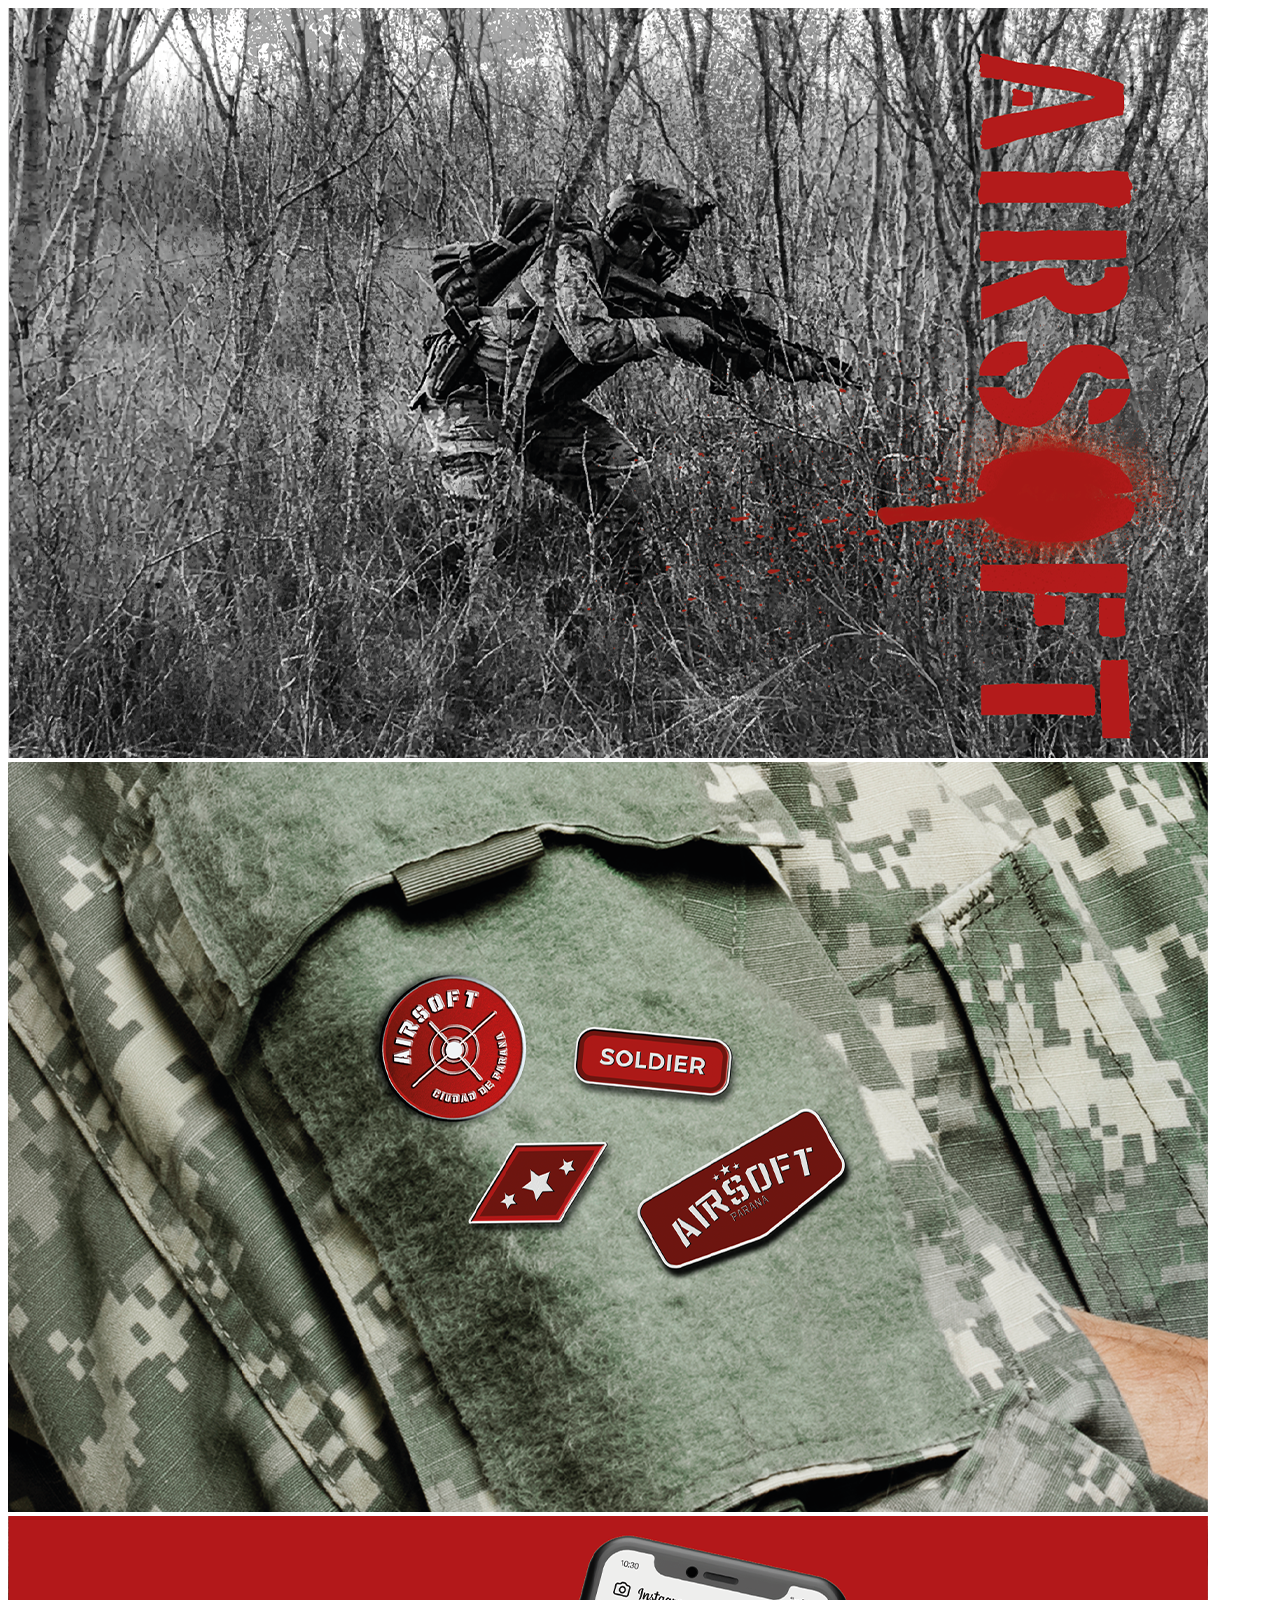
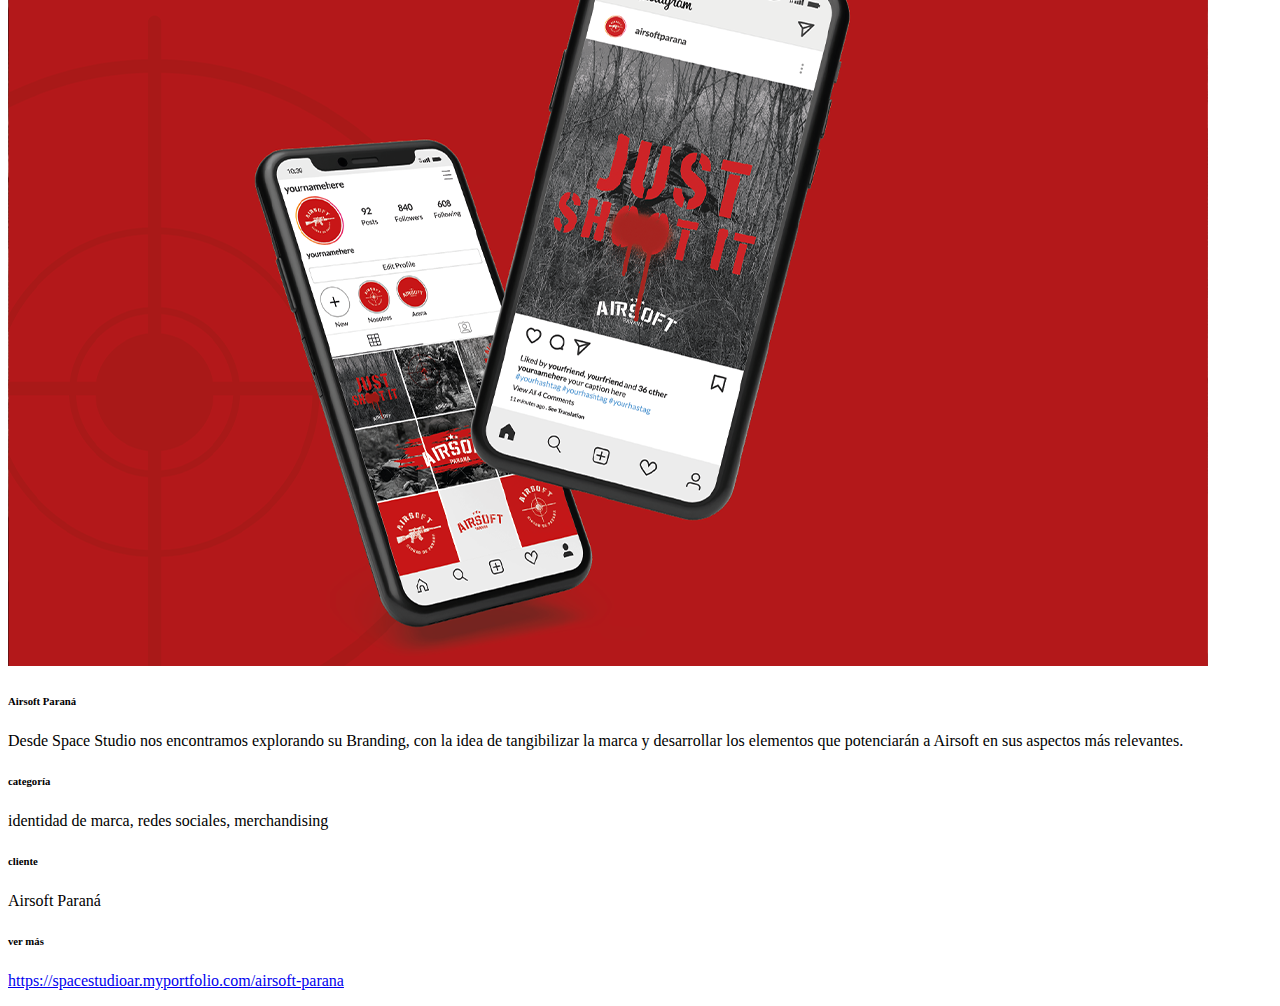
<file: project1.html>
﻿<!DOCTYPE html>
<!--[if IE 8]><html class="no-js lt-ie9" lang="en"> <![endif]-->
<!--[if gt IE 8]>
<!--><html class="no-js" lang="en"><!--<![endif]-->
<head>	
</head>
<body>	
	
	<!-- PROJECT SECTION
    ================================================== -->


	<div class="section padding-bottom project-page">
		<div class="container">			
			<div class="seven columns">		
				<div id="owl-portfolio-slider" class="owl-carousel owl-theme">
											 
					<div class="item">
						<img src="images/portfolio/11.png" alt="">		
					</div>										
					<div class="item">
						<img src="images/portfolio/12.png" alt="">			
					</div>										
					<div class="item"> 
						<img src="images/portfolio/13.png" alt="">				
					</div>	
											 
				</div>	
			</div>
			<div class="five columns">		
				<h6>Airsoft Paraná</h6>
				<p>Desde Space Studio nos encontramos explorando su Branding, con la idea de tangibilizar la marca y desarrollar los elementos que potenciarán a Airsoft en sus aspectos más relevantes. </p>		
				<h6>categoría</h6>
				<p>identidad de marca, redes sociales, merchandising</p>
				<h6>cliente</h6>
				<p>Airsoft Paraná</p>
				<h6>ver más</h6>
				<a href="#"><p>https://spacestudioar.myportfolio.com/airsoft-parana</p></a>
			</div>
		</div>	
	</div>

	
		
<!-- End Document
================================================== -->
</body>
</html>
</file>
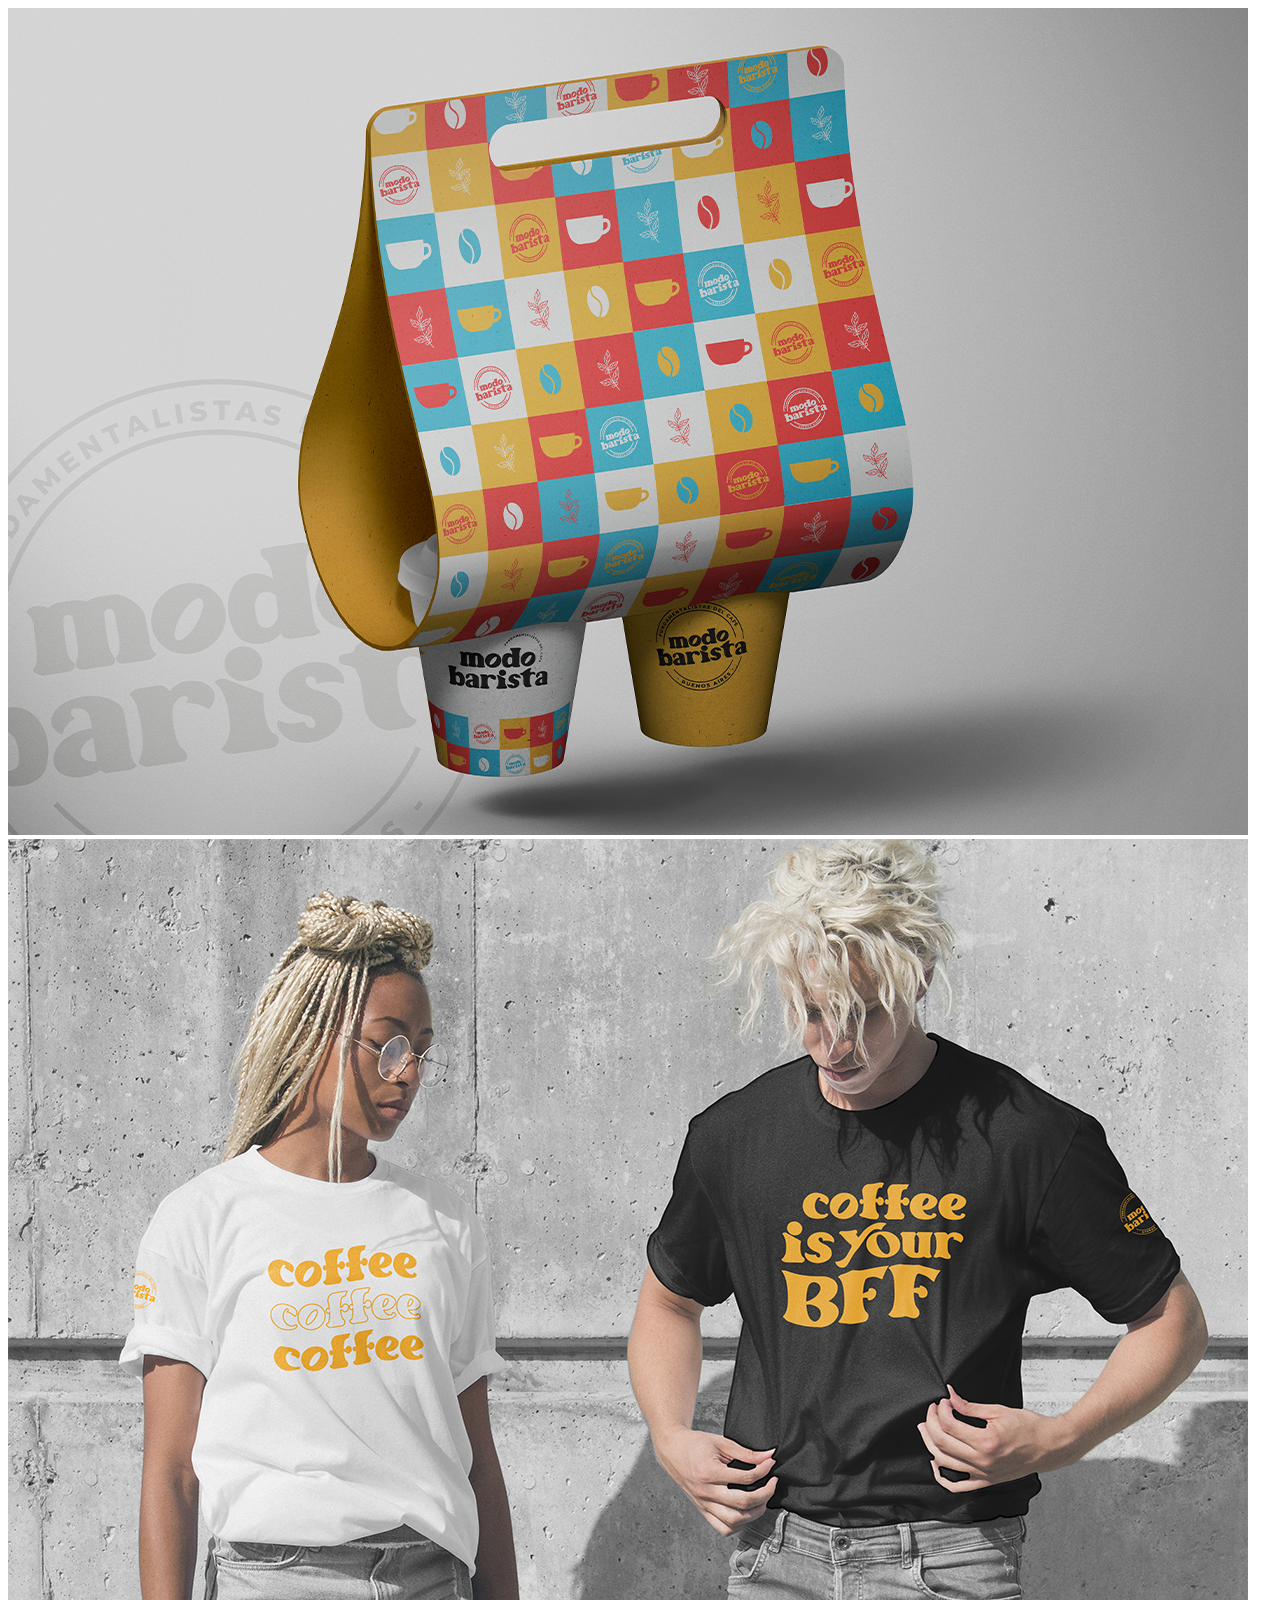
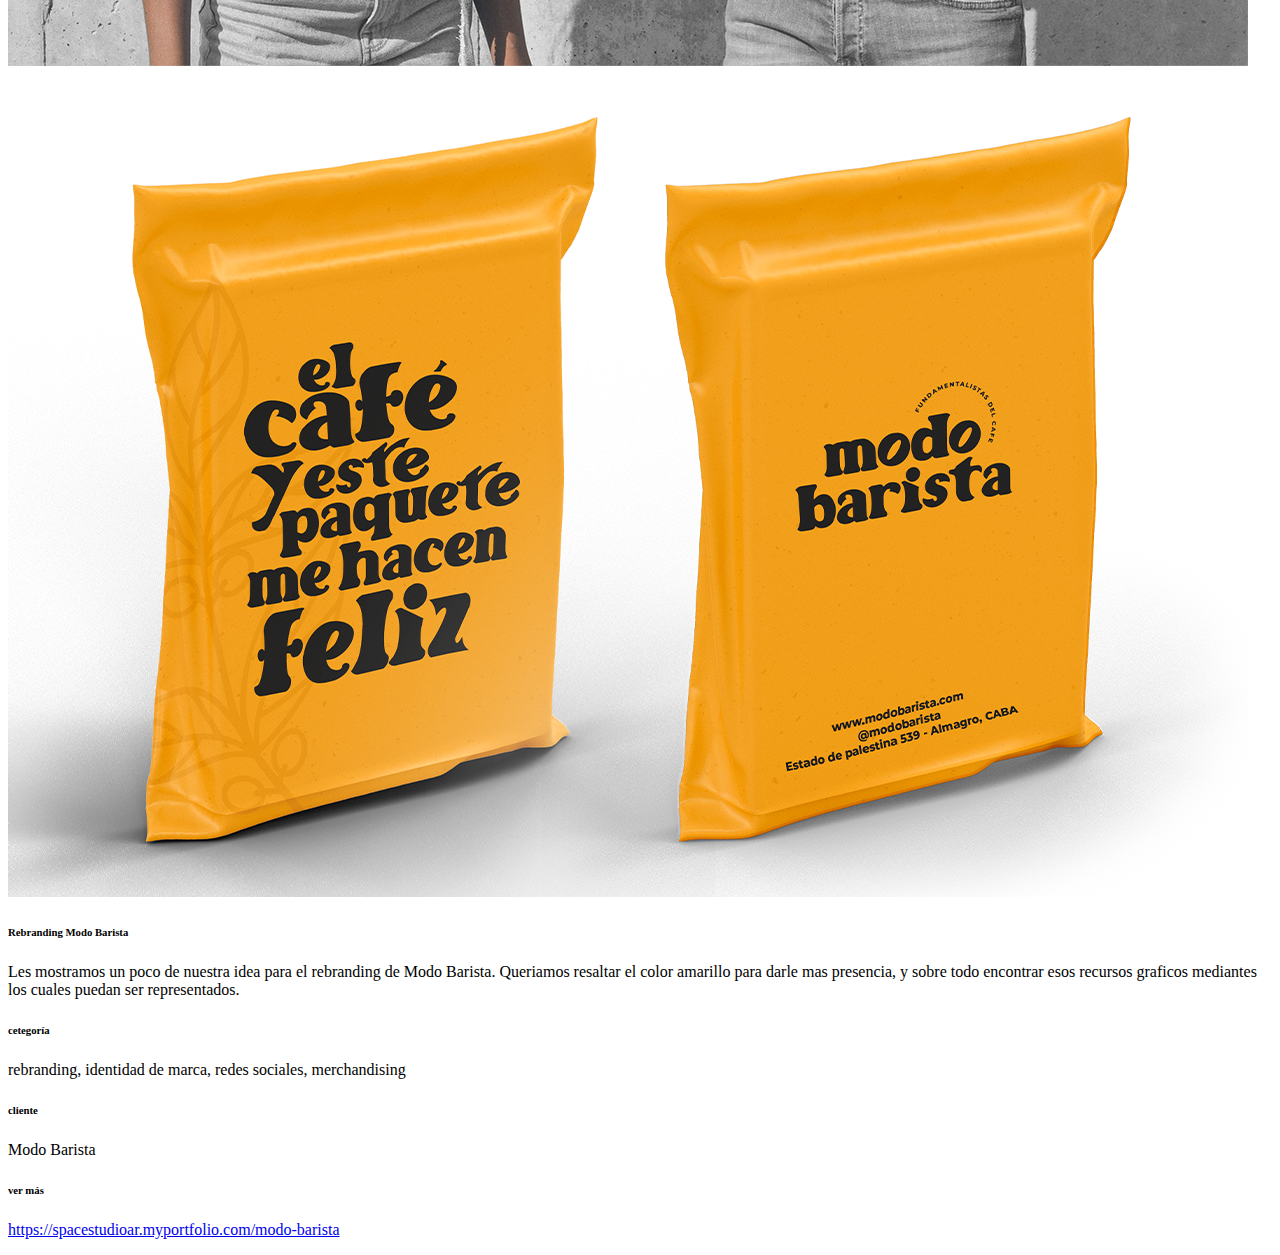
<file: project2.html>
﻿<!DOCTYPE html>
<!--[if IE 8]><html class="no-js lt-ie9" lang="en"> <![endif]-->
<!--[if gt IE 8]>
<!--><html class="no-js" lang="en"><!--<![endif]-->
<head>	
</head>
<body>	
	
	<!-- PROJECT SECTION
    ================================================== -->

	<div class="section padding-bottom project-page">
		<div class="container">			
			<div class="seven columns">	
				<div id="owl-portfolio-slider" class="owl-carousel owl-theme">
											 
					<div class="item">
						<img src="images/portfolio/44.png" alt="">		
					</div>										
					<div class="item">
						<img src="images/portfolio/45.png" alt="">			
					</div>										
					<div class="item"> 
						<img src="images/portfolio/46.png" alt="">				
					</div>	
											 
				</div>		
			</div>
			<div class="five columns">		
				<h6>Rebranding Modo Barista</h6>
				<p>Les mostramos un poco de nuestra idea para el rebranding de Modo Barista. Queriamos resaltar el color amarillo para darle mas presencia, y sobre todo encontrar esos recursos graficos mediantes los cuales puedan ser representados.</p>		
				<h6>cetegoría</h6>
				<p>rebranding, identidad de marca, redes sociales, merchandising</p>
				<h6>cliente</h6>
				<p>Modo Barista</p>
				<h6>ver más</h6>
				<a href="#"><p>https://spacestudioar.myportfolio.com/modo-barista</p></a>
	
		</div>	
	</div>

	
		
<!-- End Document
================================================== -->
</body>
</html>
</file>
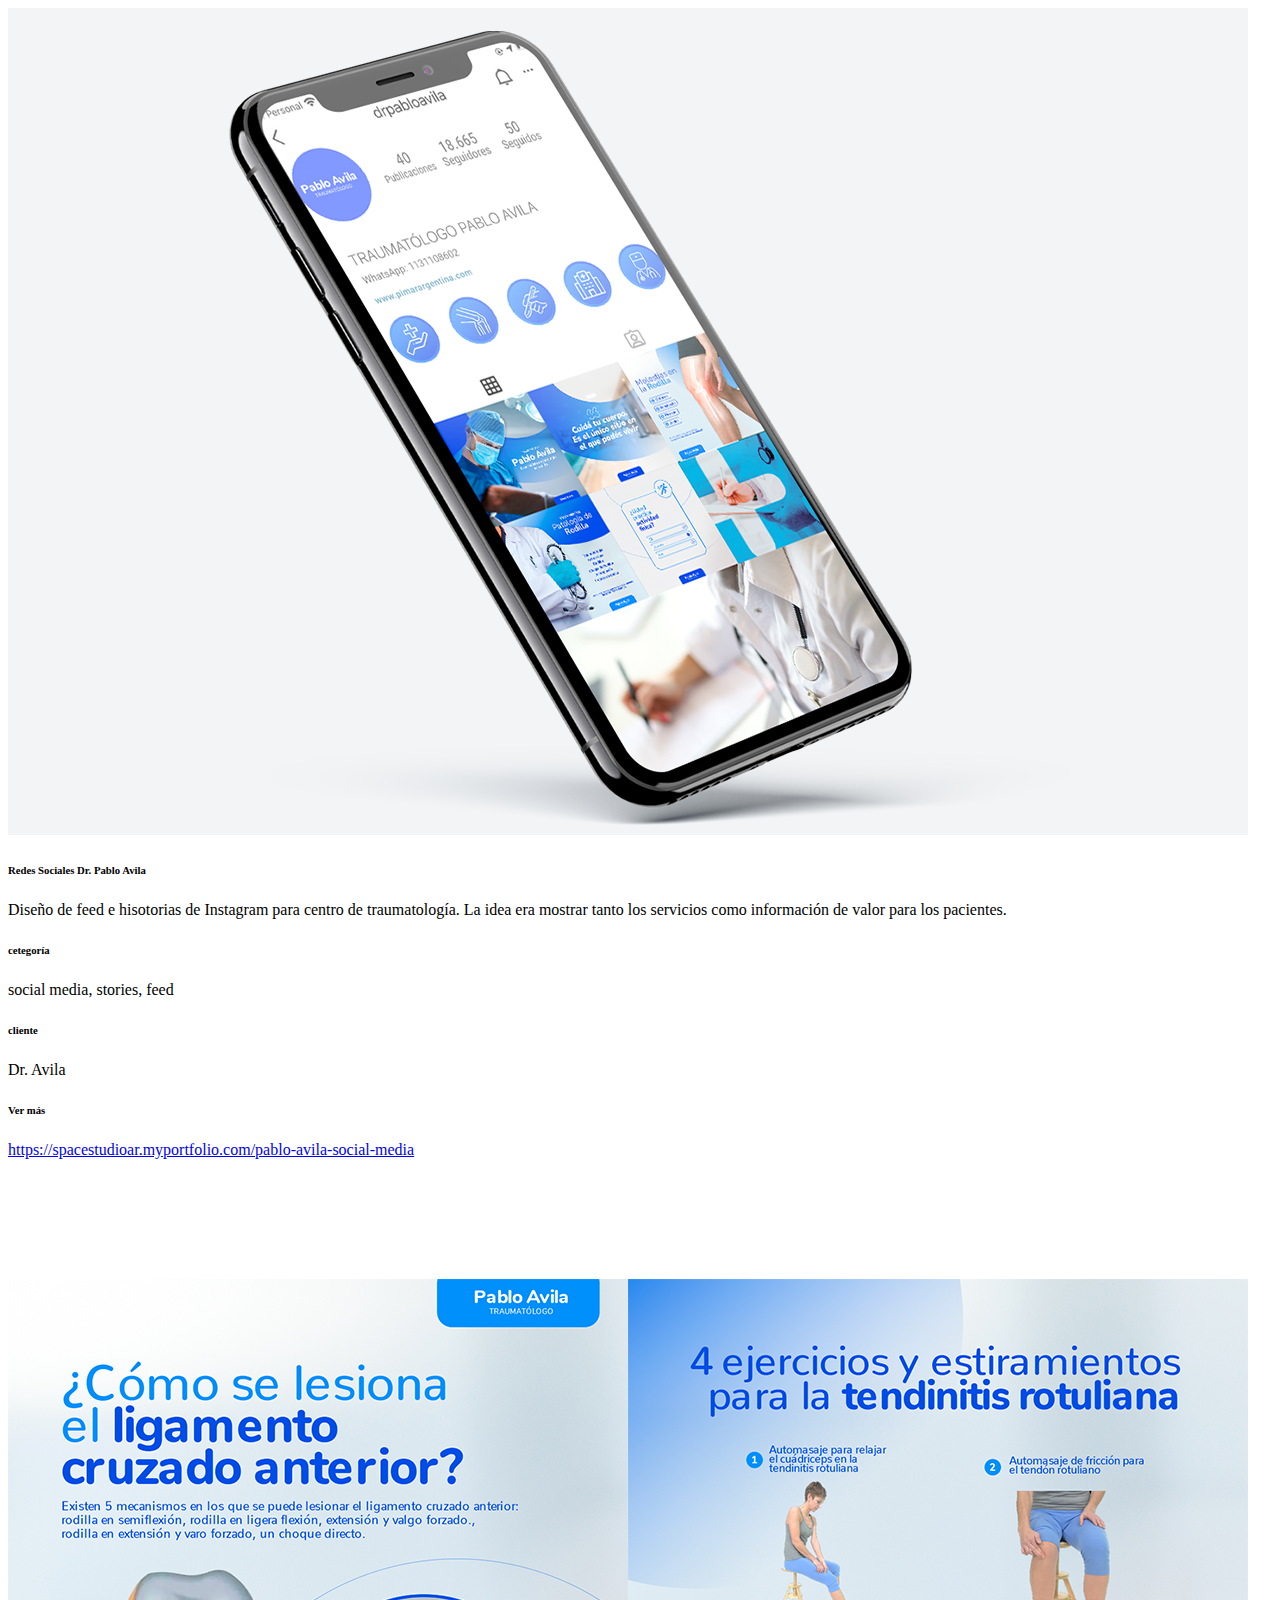
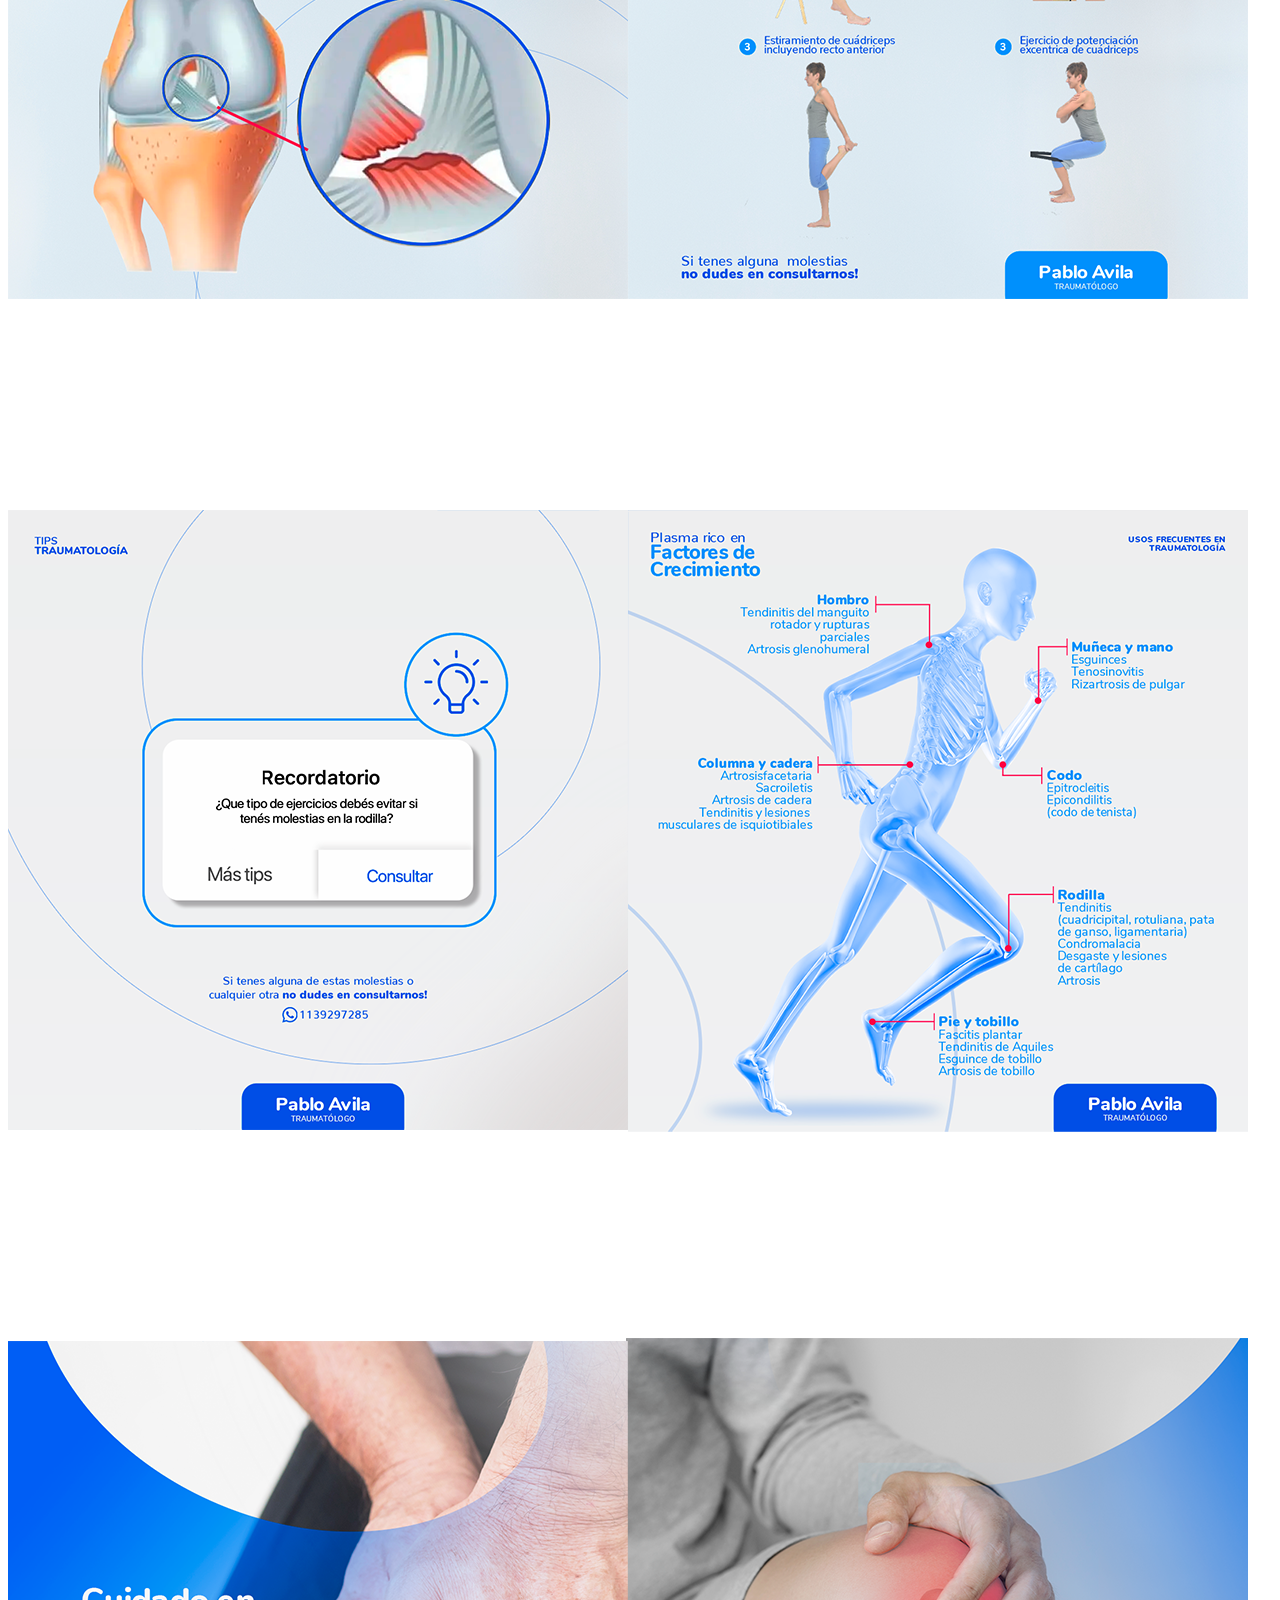
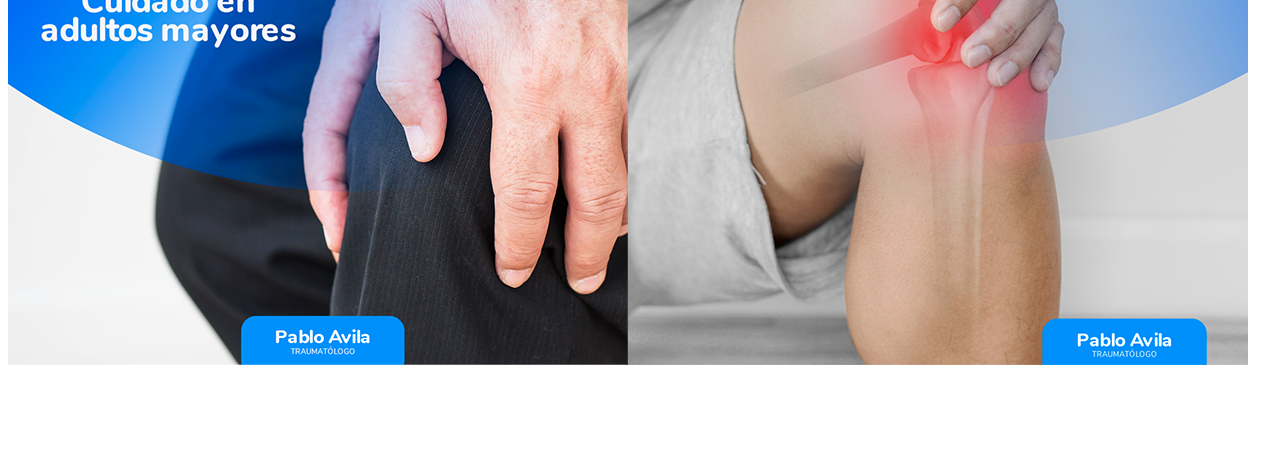
<file: project3.html>
﻿<!DOCTYPE html>
<!--[if IE 8]><html class="no-js lt-ie9" lang="en"> <![endif]-->
<!--[if gt IE 8]>
<!--><html class="no-js" lang="en"><!--<![endif]-->
<head>	
</head>
<body>	
	
	<!-- PROJECT SECTION
    ================================================== -->


	<div class="section padding-bottom project-page">
		<div class="container">			
			<div class="seven columns">
				<img src="images/portfolio/34.png" alt="">		
			</div>
			<div class="five columns">		
				<h6>Redes Sociales Dr. Pablo Avila</h6>
				<p>Diseño de feed e hisotorias de Instagram para centro de traumatología. La idea era mostrar tanto los servicios como información de valor para los pacientes.</p>		
				<h6>cetegoría</h6>
				<p>social media, stories, feed</p>
				<h6>cliente</h6>
				<p>Dr. Avila</p>
				<h6>Ver más</h6>
				<a href="#"><p>https://spacestudioar.myportfolio.com/pablo-avila-social-media</p></a>
			</div>	
			<div class="clear"></div>
			<div class="four columns">
				<img src="images/portfolio/31.png" alt="">	
			</div>		
			<div class="four columns">
				<img src="images/portfolio/32.png" alt="">	
			</div>		
			<div class="four columns">
				<img src="images/portfolio/33.png" alt="">	
			</div>	
		</div>	
	</div>

	
		
<!-- End Document
================================================== -->
</body>
</html>
</file>
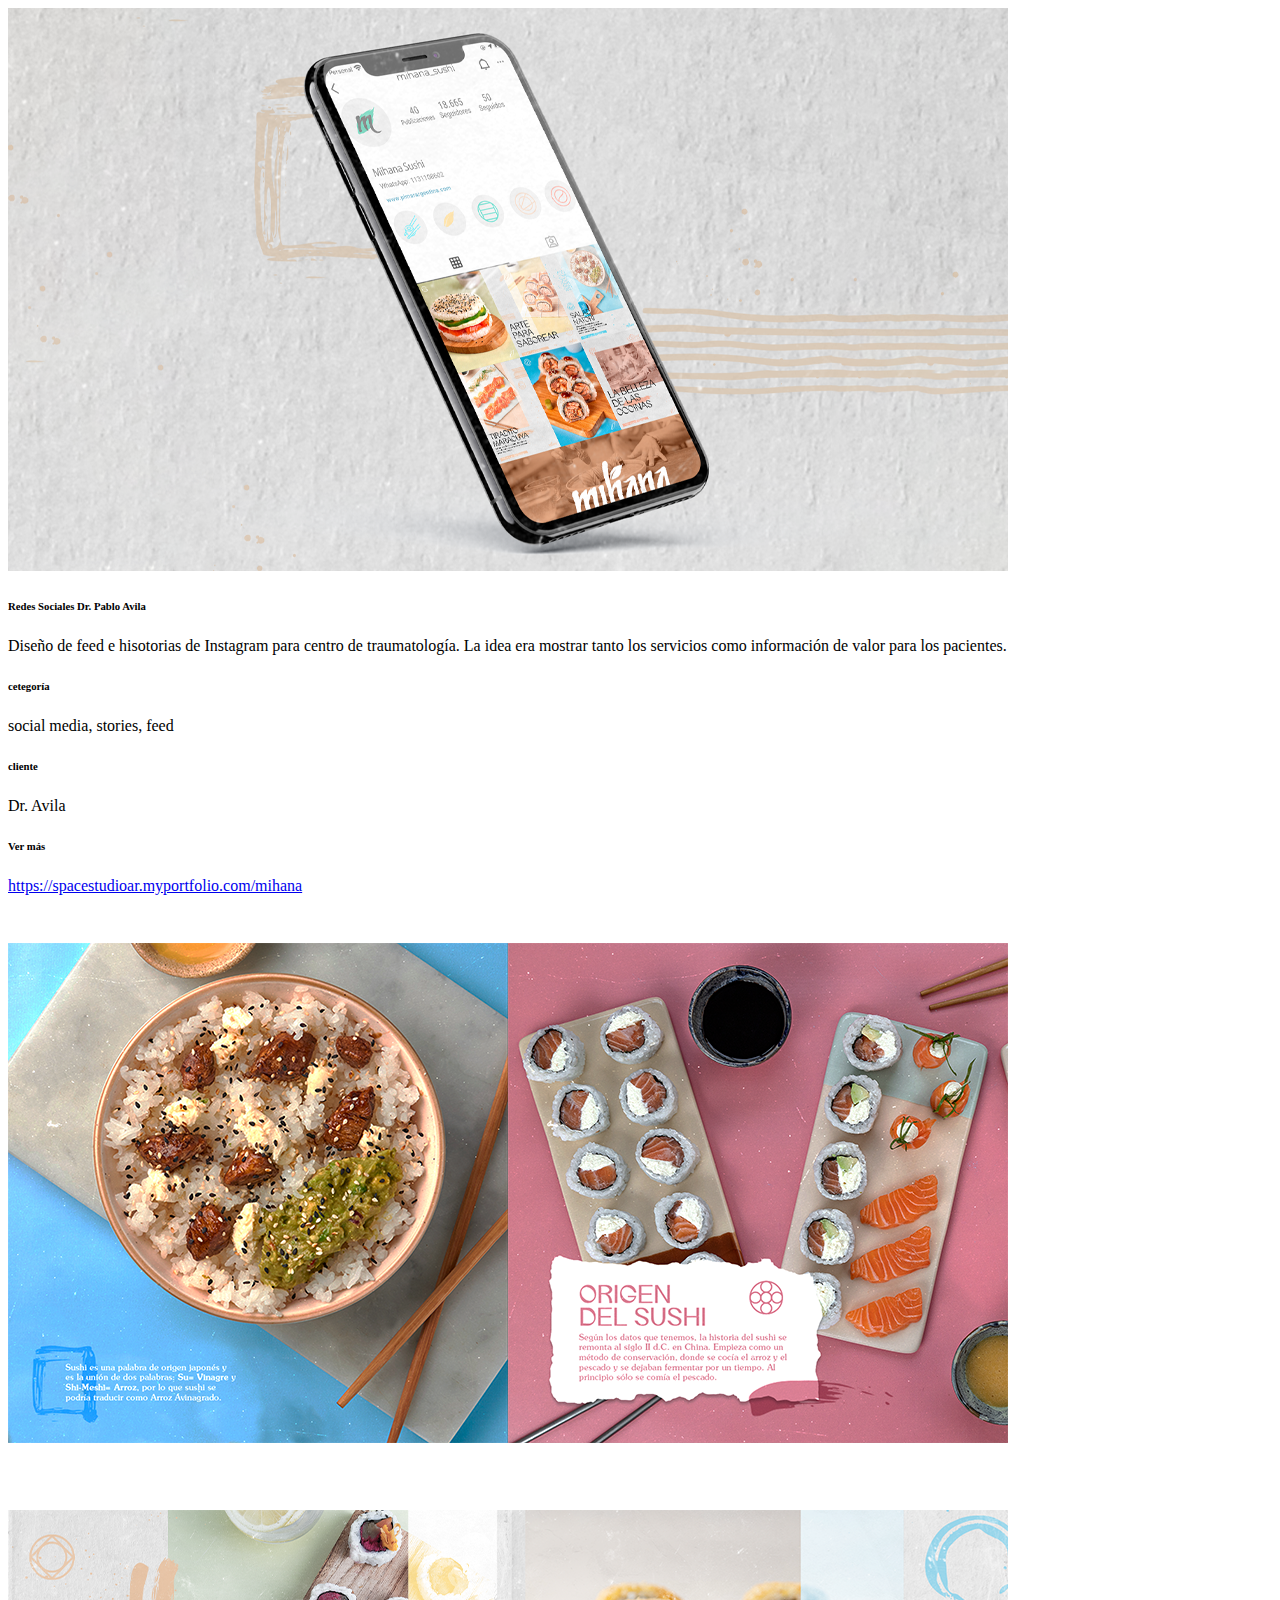
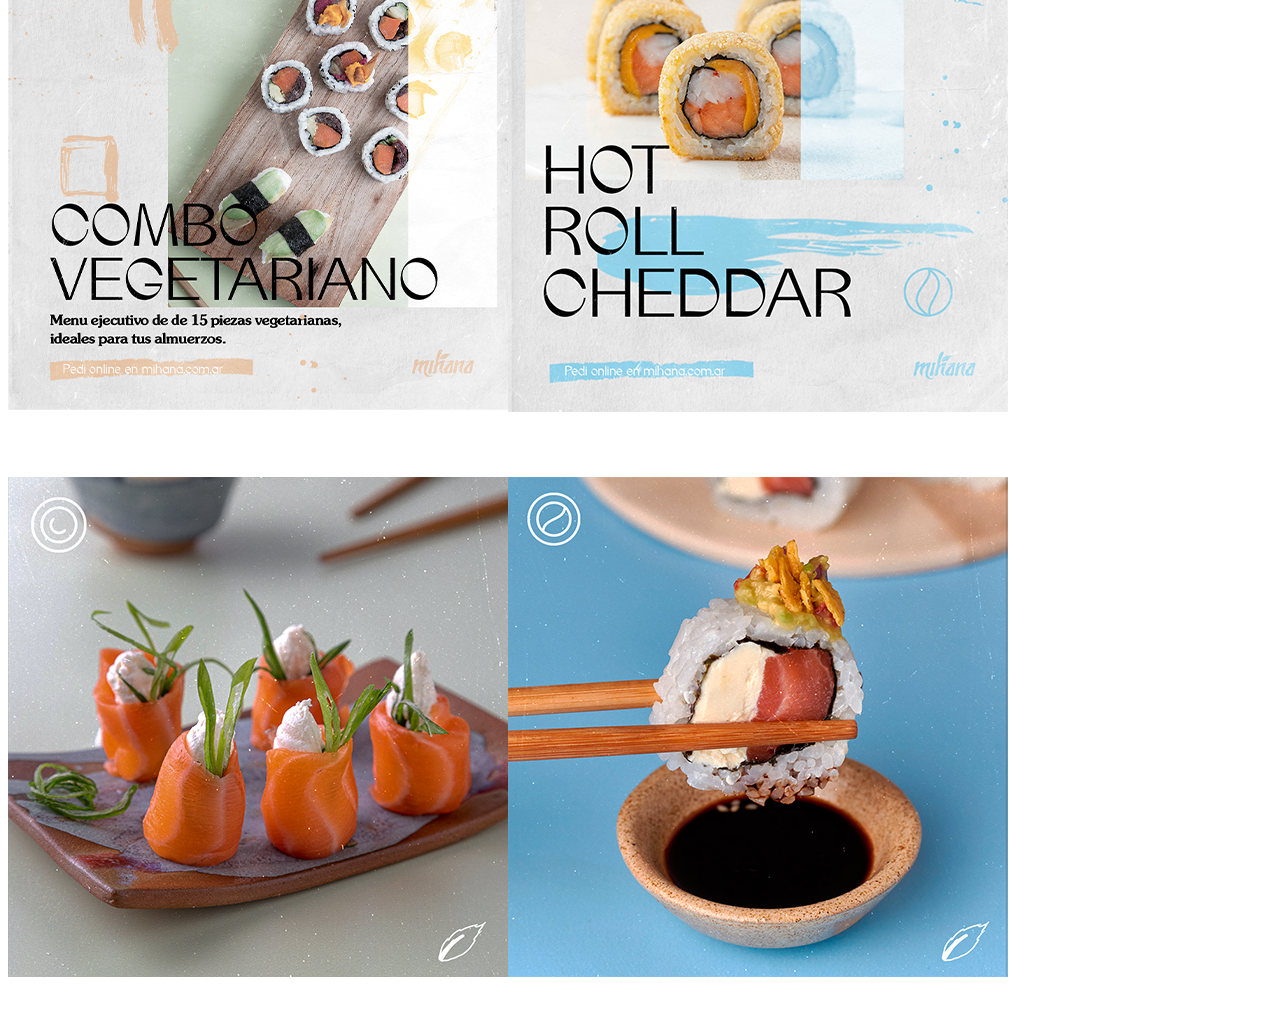
<file: project4.html>
﻿<!DOCTYPE html>
<!--[if IE 8]><html class="no-js lt-ie9" lang="en"> <![endif]-->
<!--[if gt IE 8]>
<!--><html class="no-js" lang="en"><!--<![endif]-->
<head>	
</head>
<body>	
	
	<!-- PROJECT SECTION
    ================================================== -->

	<div class="section padding-bottom project-page">
		<div class="container">			
			<div class="seven columns">
				<img src="images/portfolio/47.png" alt="">		
			</div>
			<div class="five columns">		
				<h6>Redes Sociales Dr. Pablo Avila</h6>
				<p>Diseño de feed e hisotorias de Instagram para centro de traumatología. La idea era mostrar tanto los servicios como información de valor para los pacientes.</p>		
				<h6>cetegoría</h6>
				<p>social media, stories, feed</p>
				<h6>cliente</h6>
				<p>Dr. Avila</p>
				<h6>Ver más</h6>
				<a href="#"><p>https://spacestudioar.myportfolio.com/mihana</p></a>
			</div>	
			<div class="clear"></div>
			<div class="four columns">
				<img src="images/portfolio/48.png" alt="">	
			</div>		
			<div class="four columns">
				<img src="images/portfolio/49.png" alt="">	
			</div>		
			<div class="four columns">
				<img src="images/portfolio/50.png" alt="">	
			</div>	
		</div>	
	</div>

	
		
<!-- End Document
================================================== -->
</body>
</html>
</file>
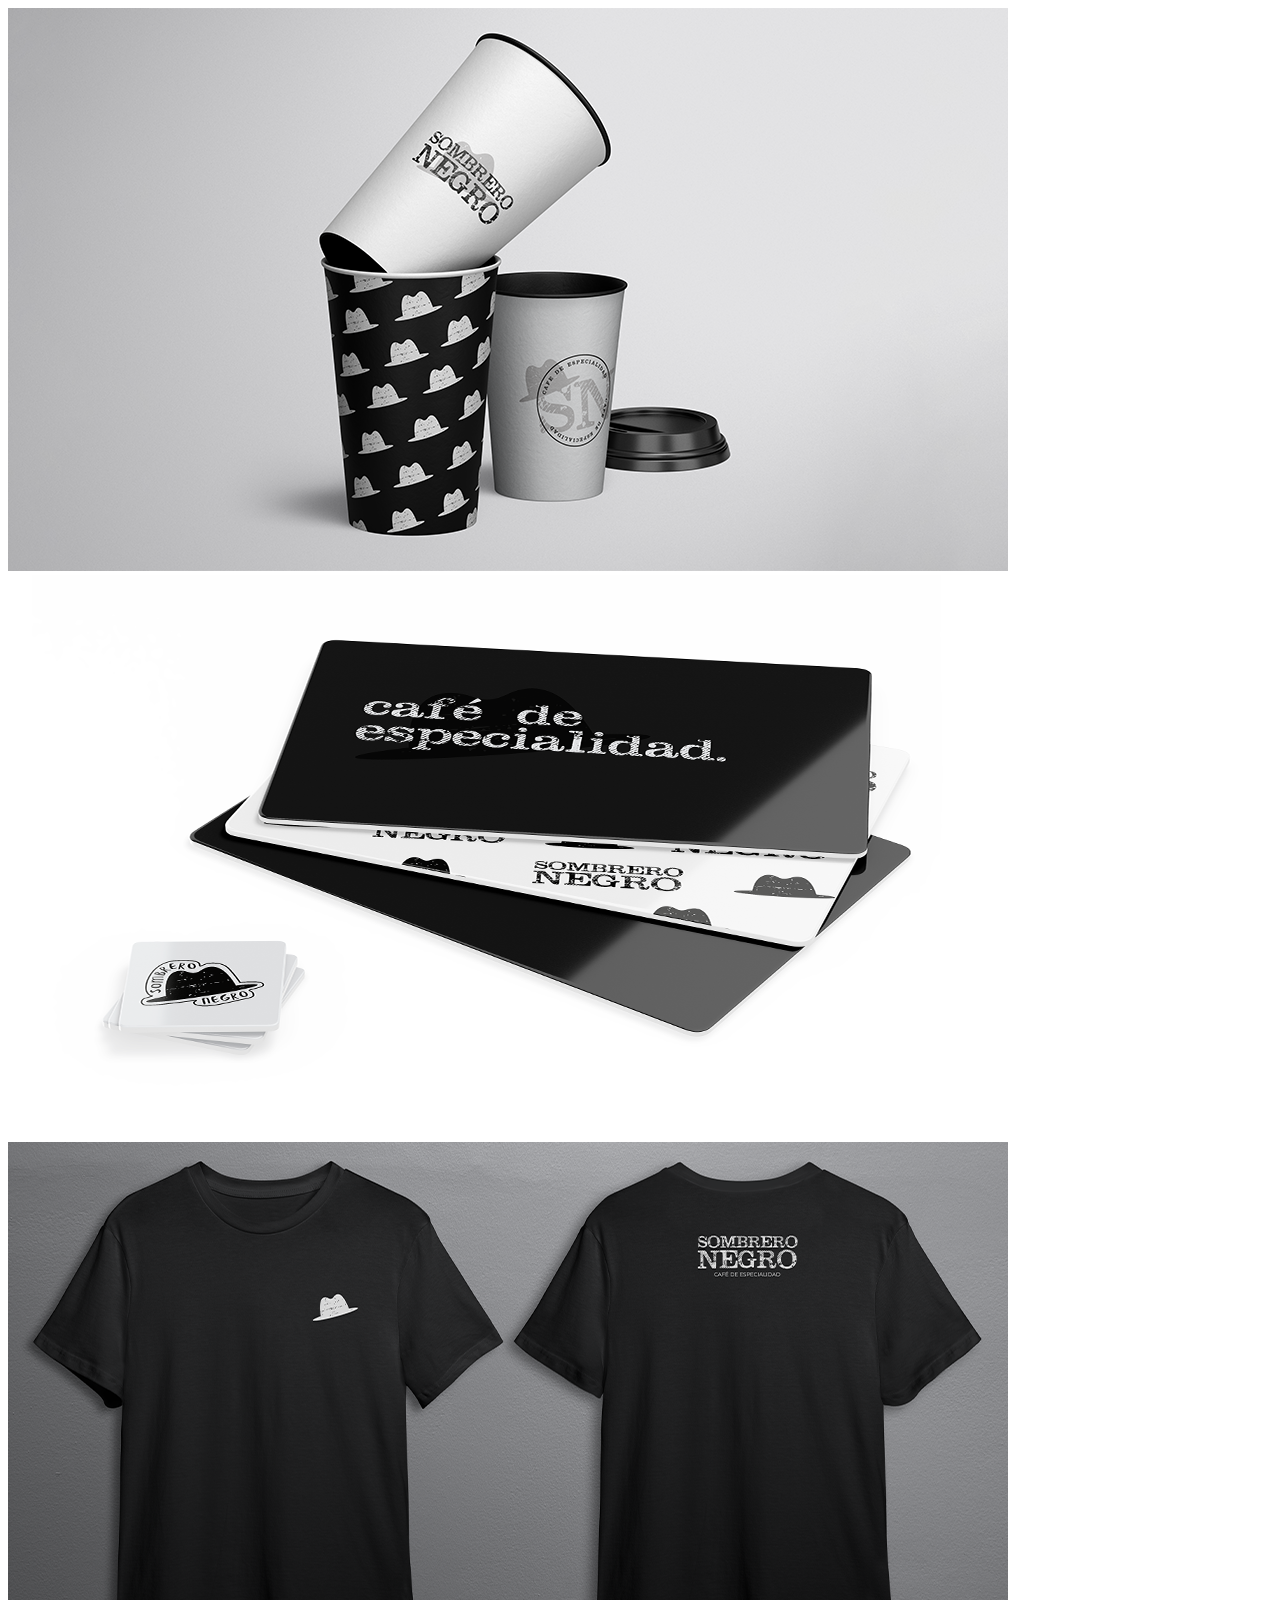
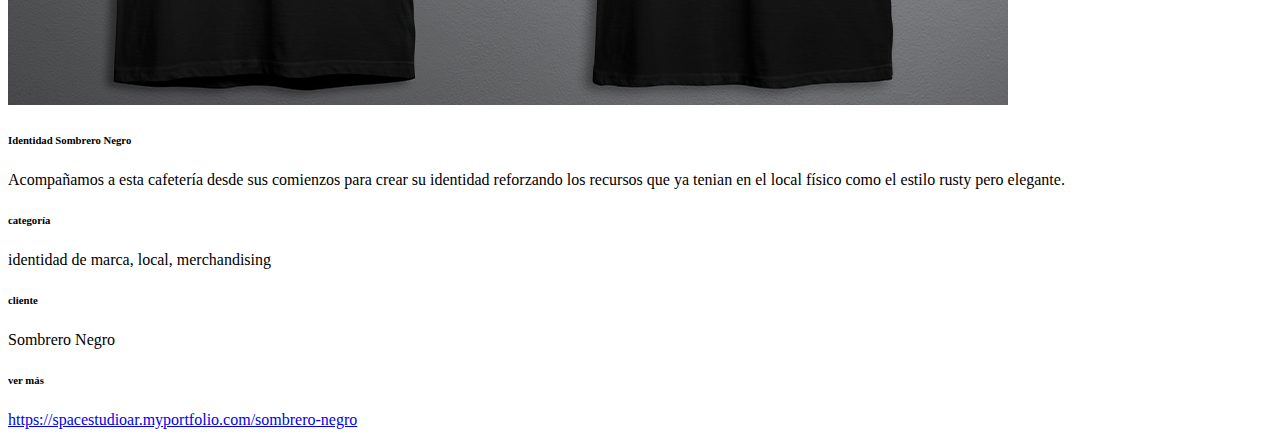
<file: project5.html>
﻿<!DOCTYPE html>
<!--[if IE 8]><html class="no-js lt-ie9" lang="en"> <![endif]-->
<!--[if gt IE 8]>
<!--><html class="no-js" lang="en"><!--<![endif]-->
<head>	
</head>
<body>	
	
	<!-- PROJECT SECTION
    ================================================== -->


	<div class="section padding-bottom project-page">
		<div class="container">			
			<div class="seven columns">		
				<div id="owl-portfolio-slider" class="owl-carousel owl-theme">
											 
					<div class="item">
						<img src="images/portfolio/53.png" alt="">		
					</div>										
					<div class="item">
						<img src="images/portfolio/52.png" alt="">			
					</div>										
					<div class="item"> 
						<img src="images/portfolio/51.png" alt="">				
					</div>	
											 
				</div>	
			</div>
			<div class="five columns">		
				<h6>Identidad Sombrero Negro</h6>
				<p>Acompañamos a esta cafetería desde sus comienzos para crear su identidad reforzando los recursos que ya tenian en el local físico como el estilo rusty pero elegante. </p>		
				<h6>categoría</h6>
				<p>identidad de marca, local, merchandising</p>
				<h6>cliente</h6>
				<p>Sombrero Negro</p>
				<h6>ver más</h6>
				<a href="#"><p>https://spacestudioar.myportfolio.com/sombrero-negro</p></a>
			</div>
		</div>	
	</div>

	
		
<!-- End Document
================================================== -->
</body>
</html>
</file>
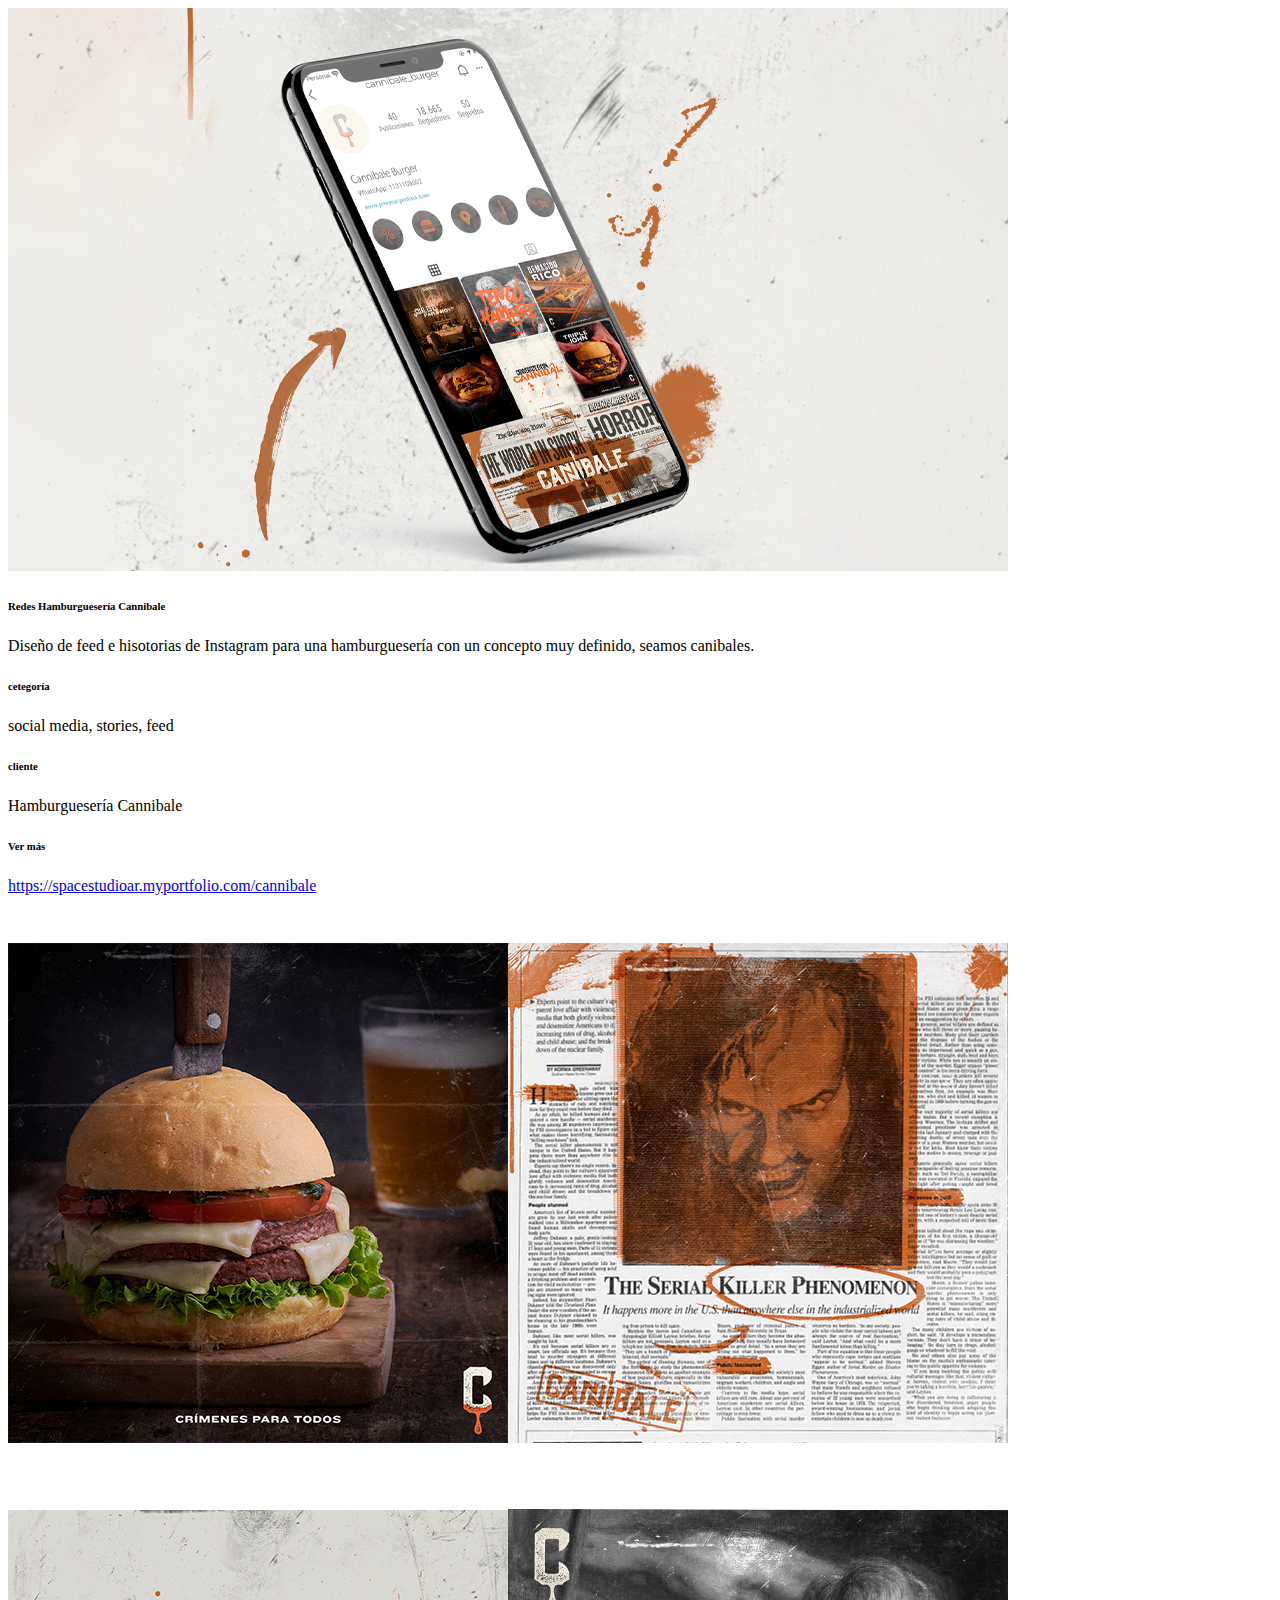
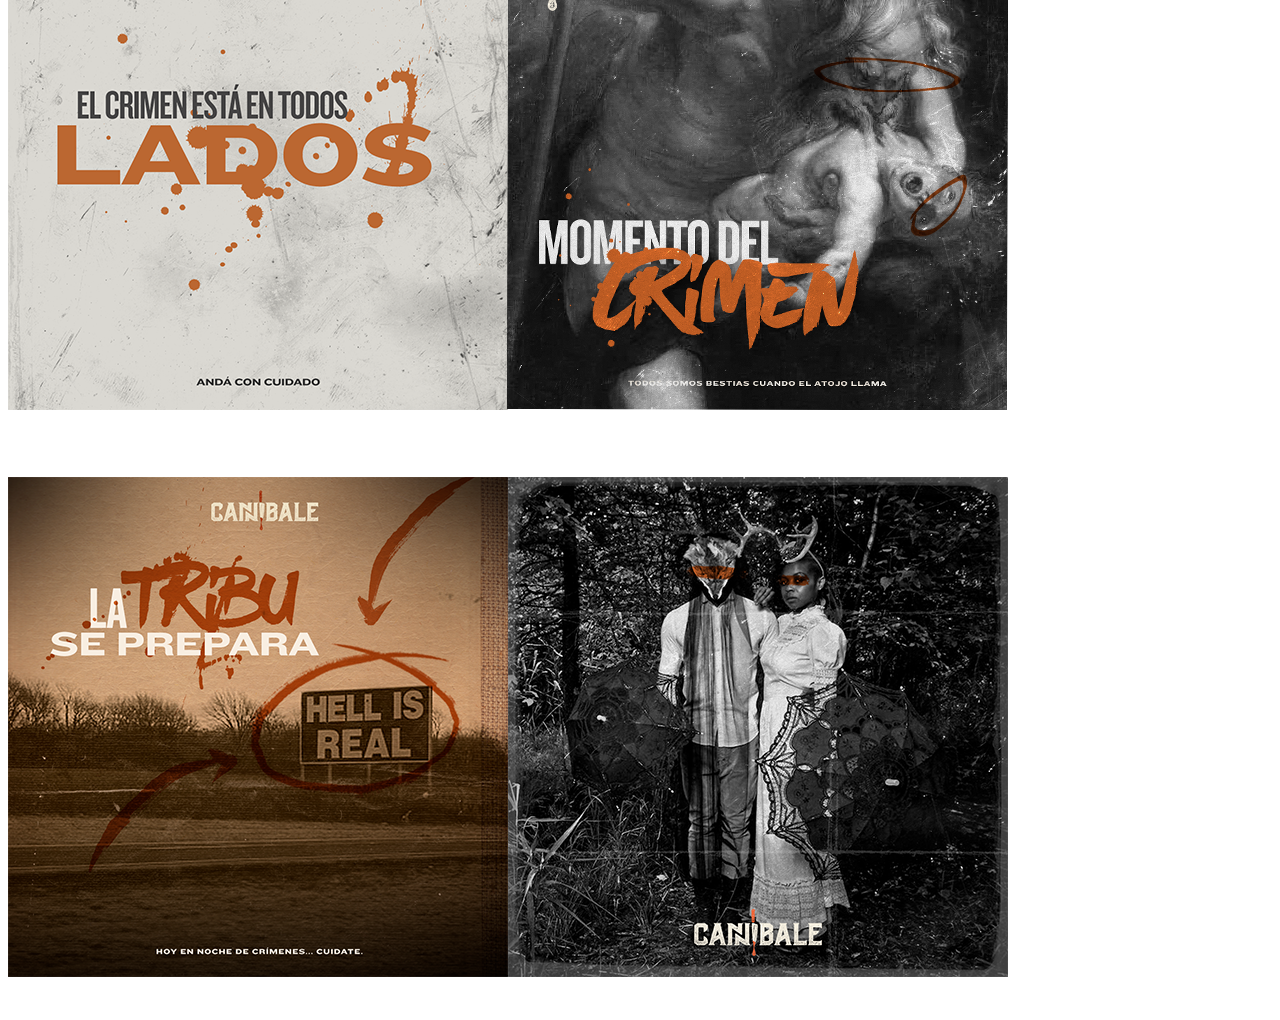
<file: project6.html>
﻿<!DOCTYPE html>
<!--[if IE 8]><html class="no-js lt-ie9" lang="en"> <![endif]-->
<!--[if gt IE 8]>
<!--><html class="no-js" lang="en"><!--<![endif]-->
<head>	
</head>
<body>	
	
	<!-- PROJECT SECTION
    ================================================== -->

	<div class="section padding-bottom project-page">
		<div class="container">			
			<div class="seven columns">
				<img src="images/portfolio/54.png" alt="">		
			</div>
			<div class="five columns">		
				<h6>Redes Hamburguesería Cannibale</h6>
				<p>Diseño de feed e hisotorias de Instagram para una hamburguesería con un concepto muy definido, seamos canibales.</p>		
				<h6>cetegoría</h6>
				<p>social media, stories, feed</p>
				<h6>cliente</h6>
				<p>Hamburguesería Cannibale</p>
				<h6>Ver más</h6>
				<a href="#"><p>https://spacestudioar.myportfolio.com/cannibale</p></a>
			</div>	
			<div class="clear"></div>
			<div class="four columns">
				<img src="images/portfolio/55.png" alt="">	
			</div>		
			<div class="four columns">
				<img src="images/portfolio/56.png" alt="">	
			</div>		
			<div class="four columns">
				<img src="images/portfolio/57.png" alt="">	
			</div>	
		</div>	
	</div>

	
		
<!-- End Document
================================================== -->
</body>
</html>
</file>
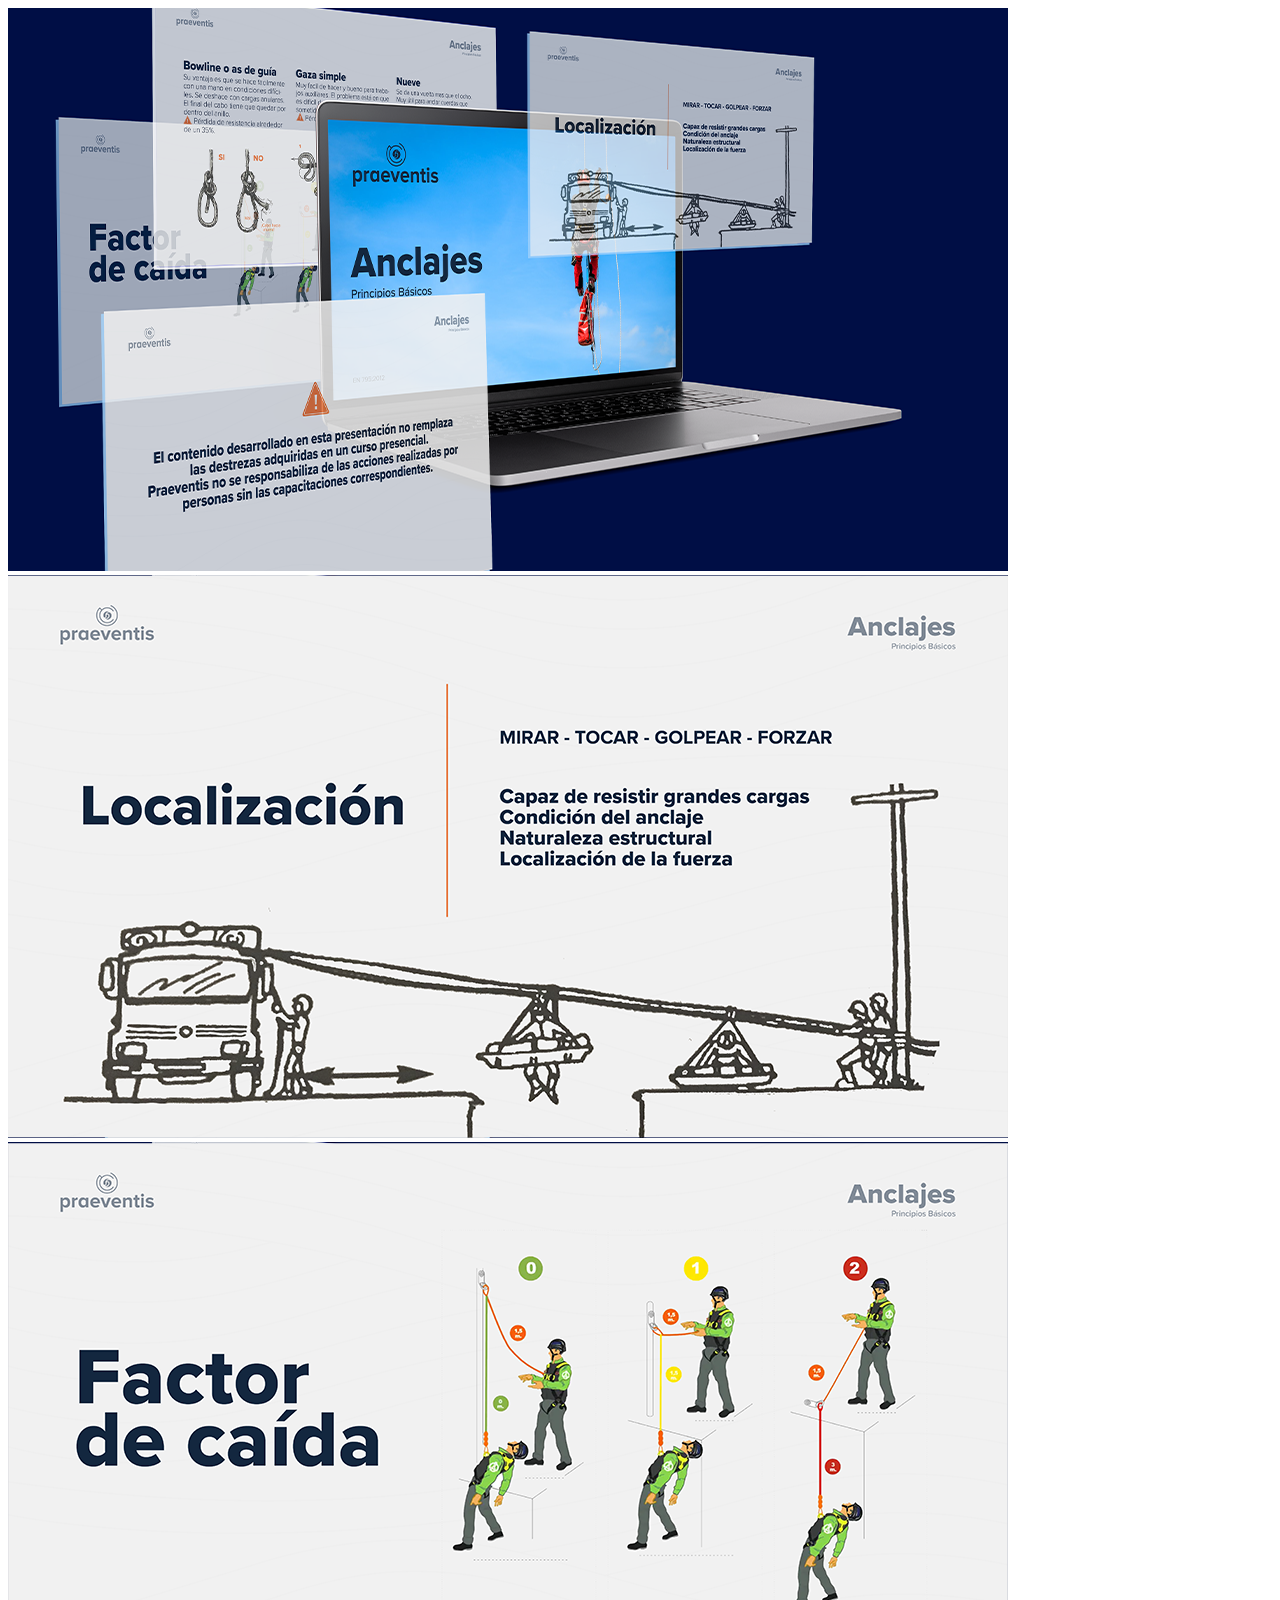
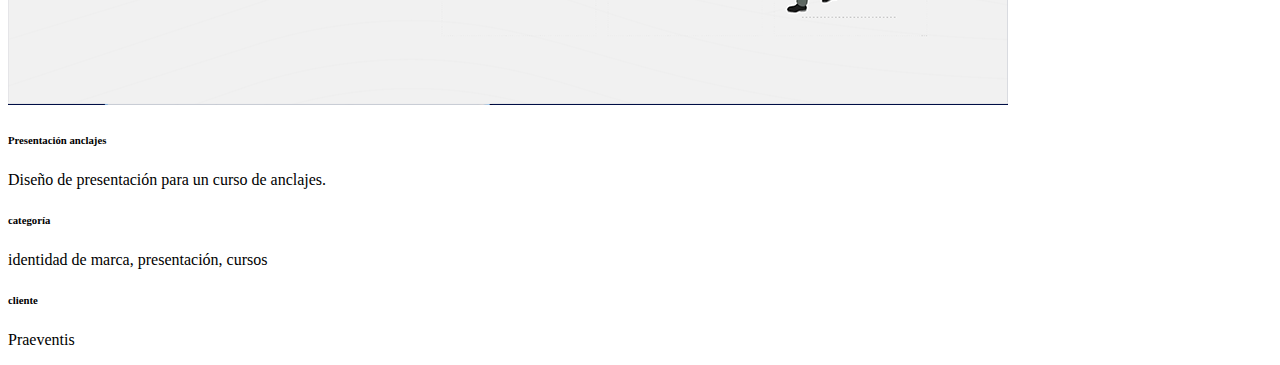
<file: project7.html>
﻿<!DOCTYPE html>
<!--[if IE 8]><html class="no-js lt-ie9" lang="en"> <![endif]-->
<!--[if gt IE 8]>
<!--><html class="no-js" lang="en"><!--<![endif]-->
<head>	
</head>
<body>	
	
	<!-- PROJECT SECTION
    ================================================== -->


	<div class="section padding-bottom project-page">
		<div class="container">			
			<div class="seven columns">		
				<div id="owl-portfolio-slider" class="owl-carousel owl-theme">
											 
					<div class="item">
						<img src="images/portfolio/59.png" alt="">		
					</div>										
					<div class="item">
						<img src="images/portfolio/60.png" alt="">			
					</div>										
					<div class="item"> 
						<img src="images/portfolio/61.png" alt="">				
					</div>	
											 
				</div>	
			</div>
			<div class="five columns">		
				<h6>Presentación anclajes</h6>
				<p>Diseño de presentación para un curso de anclajes. </p>		
				<h6>categoría</h6>
				<p>identidad de marca, presentación, cursos</p>
				<h6>cliente</h6>
				<p>Praeventis</p>
			</div>
		</div>	
	</div>

	
		
<!-- End Document
================================================== -->
</body>
</html>
</file>
